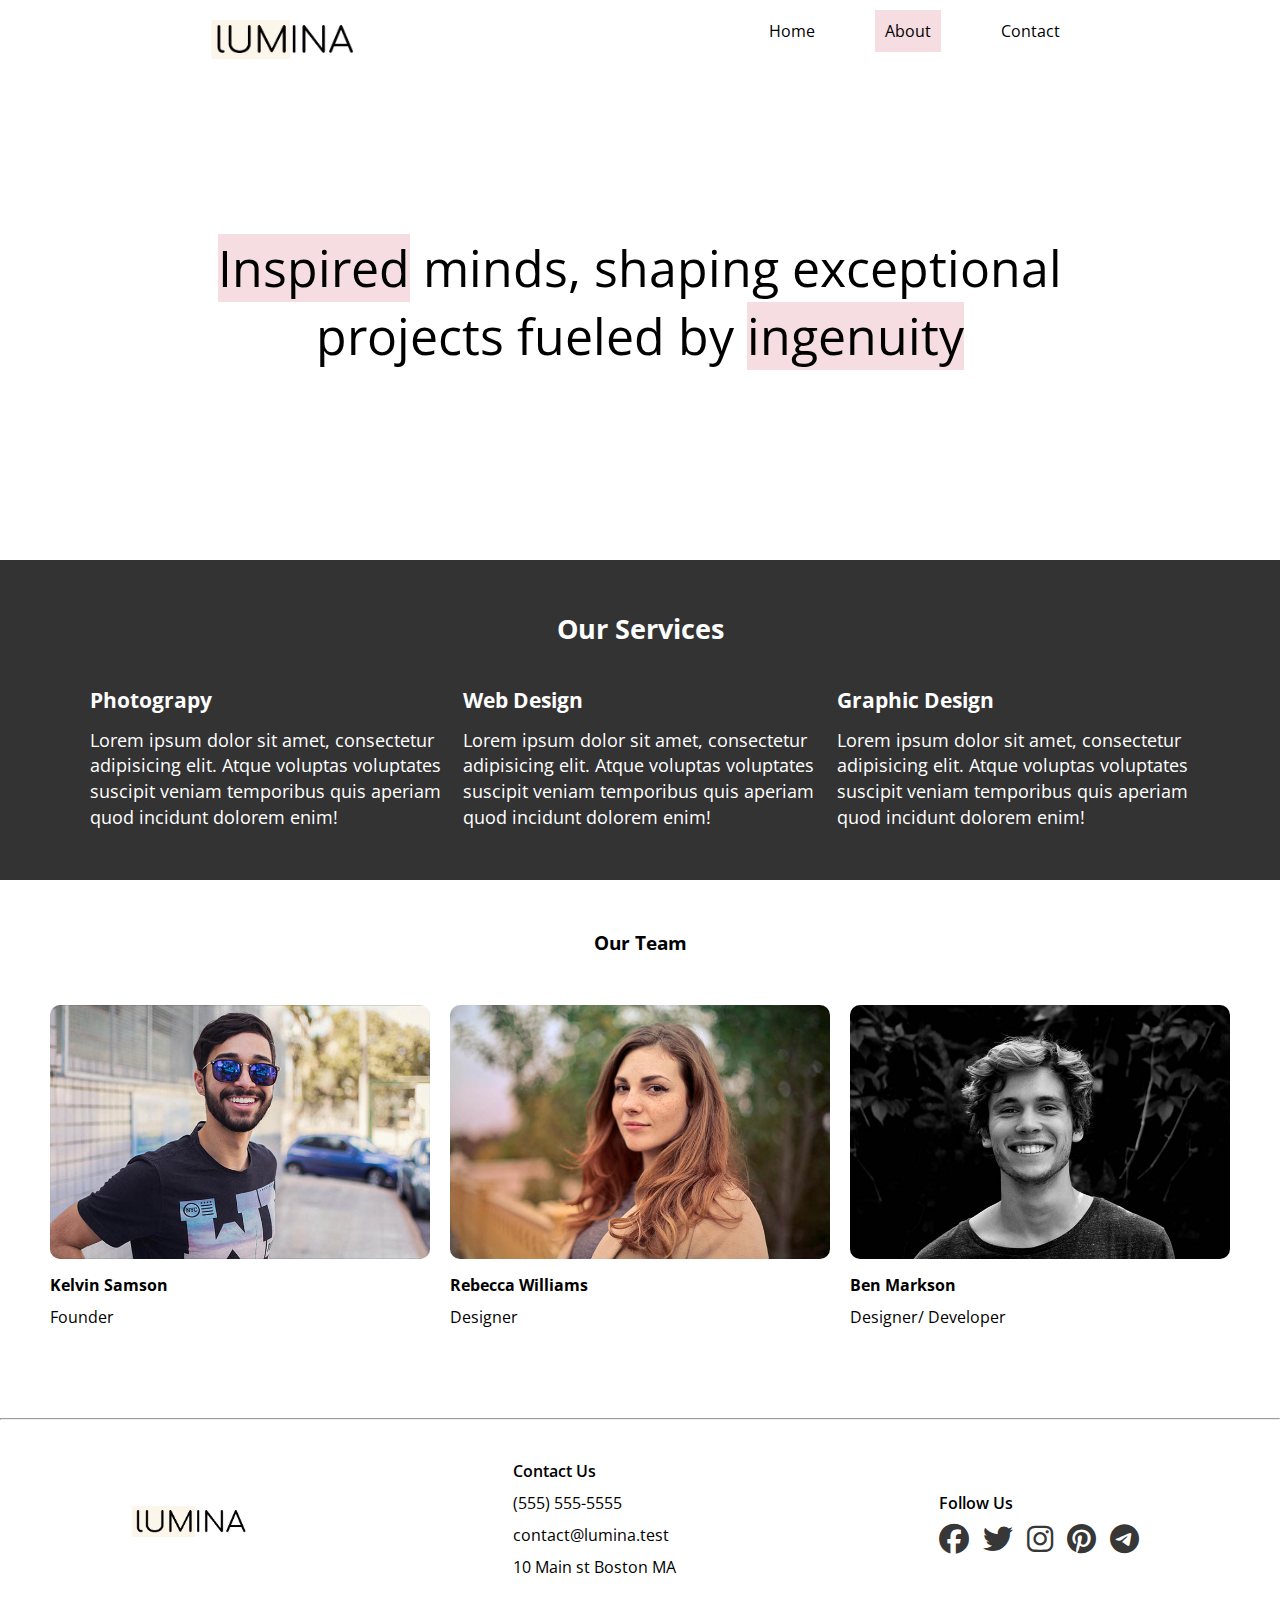
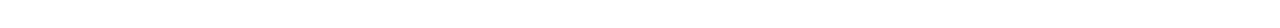
<file: about.html>
<!DOCTYPE html>
<html lang="en">
<head>
  <meta charset="UTF-8">
  <meta name="viewport" content="width=device-width, initial-scale=1.0">
  <link rel="stylesheet" href="css/style.css">
  <link rel="shortcut icon" href="images/favicon.ico" type="image/x-icon">
  <link rel="stylesheet" href="https://cdnjs.cloudflare.com/ajax/libs/font-awesome/6.7.2/css/all.min.css" integrity="sha512-Evv84Mr4kqVGRNSgIGL/F/aIDqQb7xQ2vcrdIwxfjThSH8CSR7PBEakCr51Ck+w+/U6swU2Im1vVX0SVk9ABhg==" crossorigin="anonymous" referrerpolicy="no-referrer" />
  <link rel="preconnect" href="https://fonts.googleapis.com" />
  <link rel="preconnect" href="https://fonts.gstatic.com" crossorigin />
  <link
    href="https://fonts.googleapis.com/css2?family=Open+Sans:ital,wght@0,300..800;1,300..800&display=swap"
    rel="stylesheet"
  />
  <title>Lumina Creative</title>
</head>
<body>
  <header>
    <nav>
      <div class="logo">
        <a href="index.html">
          <img src="images/logo.png" alt="Lumina Creative">
        </a>
      </div>
      <ul>
        <li><a  href="index.html ">Home</a></li>
        <li><a class="current" href="about.html">About</a></li>
        <li><a href="contact.html">Contact</a></li>
      </ul>
    </nav>
  </header>
  
  <main>
    <section class="hero">
      <h1><span class="highlight">Inspired</span>  minds, shaping exceptional projects fueled by <span class="highlight">ingenuity</span></h1>
    </section>
    <section class="services">
      <h2>Our Services</h2>
      <div class="service-list">
        <div class="our-services">
          <h3>Photograpy</h3>
          <p>Lorem ipsum dolor sit amet, consectetur adipisicing elit. Atque voluptas voluptates suscipit veniam temporibus quis aperiam quod incidunt dolorem enim!</p>
        </div>
        <div class="our-services">
          <h3>Web Design</h3>
          <p>Lorem ipsum dolor sit amet, consectetur adipisicing elit. Atque voluptas voluptates suscipit veniam temporibus quis aperiam quod incidunt dolorem enim!</p>
        </div>
        <div class="our-services">
          <h3>Graphic Design</h3>
          <p>Lorem ipsum dolor sit amet, consectetur adipisicing elit. Atque voluptas voluptates suscipit veniam temporibus quis aperiam quod incidunt dolorem enim!</p>
        </div>
      </div>
     
    </section>
    <section class="team">
      <h3>Our Team</h3>
      <div class="team-flex">
        <div class="member">
          <img src="images/team1.jpg" alt="Kelvin samson">
          <h4>Kelvin Samson</h4>
          <p>Founder</p>
        </div>
        <div class="member">
          <img src="images/team2.jpg" alt="Kelvin samson">
          <h4>Rebecca Williams</h4>
          <p>Designer</p>
        </div>
        <div class="member">
          <img src="images/team3.jpg" alt="Kelvin samson">
          <h4>Ben Markson</h4>
          <p>Designer/ Developer</p>
        </div>
      </div>

    </section>
    
  </main>
  <hr>

  <footer class="footer">
    <div class="logo">
      <a href="#">
        <img src="images/logo.png" alt="Lumina Creative">
      </a>
    </div>
    <ul>
      <li><h4>Contact Us</h6></li>
      <li>(555) 555-5555</li>
      <li>contact@lumina.test</li>
      <li>10 Main st Boston MA</li>
    </ul>
    <div class="follow">
      <h4>Follow Us</h6>
      <div class="icon">
        <a href=""><i class="fab fa-facebook"></i></a>
        <a href=""><i class="fab fa-twitter"></i></a>
        <a href=""><i class="fab fa-instagram"></i></a>
        <a href=""><i class="fab fa-pinterest"></i></a>
        <a href=""><i class="fab fa-telegram"></i></a> 
      </div>
    </div>
  </footer>
  
</body>
</html>
</file>
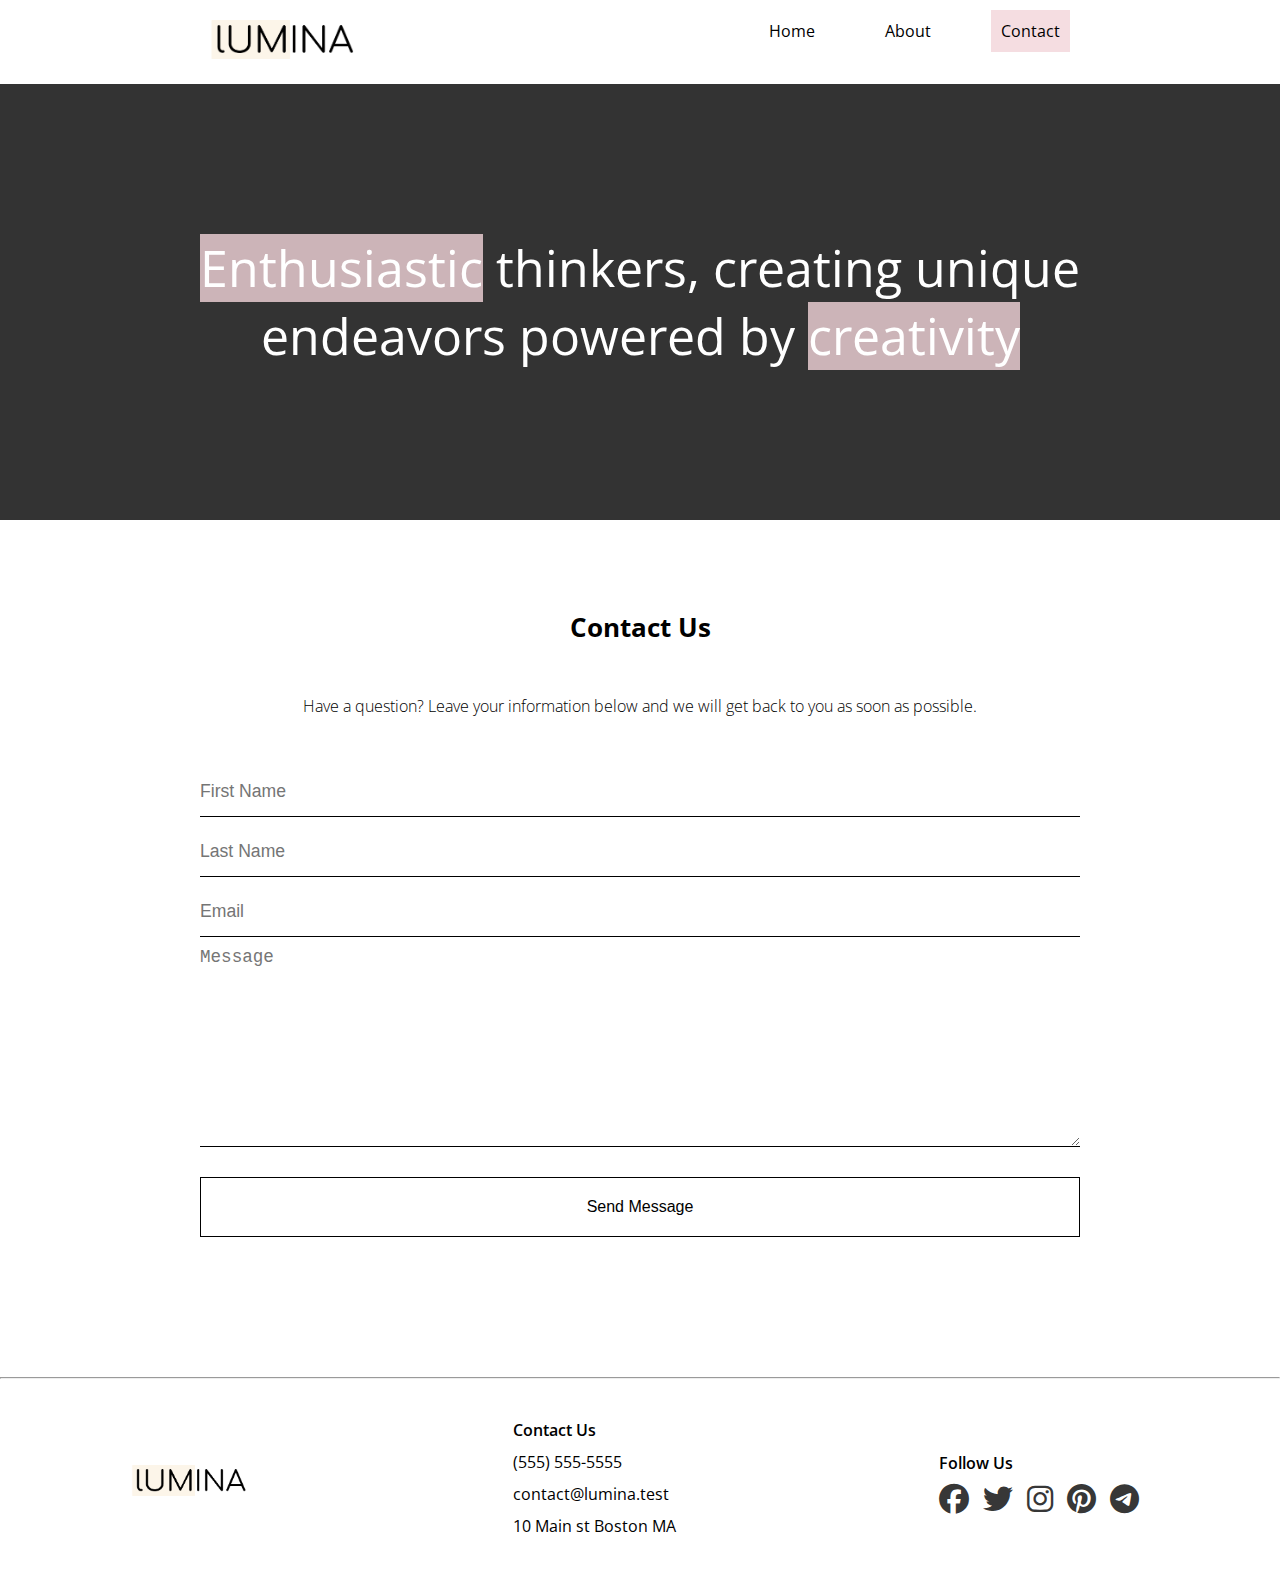
<file: contact.html>
<!DOCTYPE html>
<html lang="en">
<head>
  <meta charset="UTF-8">
  <meta name="viewport" content="width=device-width, initial-scale=1.0">
  <link rel="stylesheet" href="css/style.css">
  <link rel="shortcut icon" href="images/favicon.ico" type="image/x-icon">
  <link rel="stylesheet" href="https://cdnjs.cloudflare.com/ajax/libs/font-awesome/6.7.2/css/all.min.css" integrity="sha512-Evv84Mr4kqVGRNSgIGL/F/aIDqQb7xQ2vcrdIwxfjThSH8CSR7PBEakCr51Ck+w+/U6swU2Im1vVX0SVk9ABhg==" crossorigin="anonymous" referrerpolicy="no-referrer" />
  <link rel="preconnect" href="https://fonts.googleapis.com" />
  <link rel="preconnect" href="https://fonts.gstatic.com" crossorigin />
  <link
    href="https://fonts.googleapis.com/css2?family=Open+Sans:ital,wght@0,300..800;1,300..800&display=swap"
    rel="stylesheet"
  />
  <title>Lumina Creative</title>
</head>
<body>
  <header>
    <nav>
      <div class="logo">
        <a href="index.html">
          <img src="images/logo.png" alt="Lumina Creative">
        </a>
      </div>
      <ul>
        <li><a  href="index.html ">Home</a></li>
        <li><a href="about.html">About</a></li>
        <li><a class="current" href="contact.html">Contact</a></li>
      </ul>
    </nav>
  </header>
  
  <main>
    <section class="hero-dark hero">
      <h1><span class="highlight">Enthusiastic</span>  thinkers, creating unique endeavors powered by  <span class="highlight">creativity</span></h1>
    </section>
    <div class="contact-form">
      <h2>Contact Us</h2>
      <p>Have a question? Leave your information below and we will get back to you as soon as possible.</p>
      <form name="contact-form" netlify>
      <label for="first-name" class="visually-hidden">First Name</label>
      <input type="text" id="first-name" name="first-name" placeholder="First Name">
      <label class="visually-hidden" for="last-name">Last Name</label>
      <input type="text" id="last-name" name="last-name" placeholder="Last Name">
      <label class="visually-hidden" for="email">Email</label>
      <input type="email" name="email" id="email" placeholder="Email">
      <label class="visually-hidden" for="message">Message</label>
      <textarea name="" id="member" name="message" placeholder="Message"></textarea>
      <button class="btn">Send Message</button>

      </form>
      
    </div>
    
  </main>
  <hr> 

  <footer class="footer">
    <div class="logo">
      <a href="#">
        <img src="images/logo.png" alt="Lumina Creative">
      </a>
    </div>
    <ul>
      <li><h4>Contact Us</h6></li>
      <li>(555) 555-5555</li>
      <li>contact@lumina.test</li>
      <li>10 Main st Boston MA</li>
    </ul>
    <div class="follow">
      <h4>Follow Us</h6>
      <div class="icon">
        <a href=""><i class="fab fa-facebook"></i></a>
        <a href=""><i class="fab fa-twitter"></i></a>
        <a href=""><i class="fab fa-instagram"></i></a>
        <a href=""><i class="fab fa-pinterest"></i></a>
        <a href=""><i class="fab fa-telegram"></i></a> 
      </div>
    </div>
  </footer>
  
</body>
</html>
</file>
<file: css/style.css>
*{
  margin: 0;
  padding: 0;
  box-sizing: border-box;
}

:root {
  --highlight: rgba(243, 213, 218, 0.8);
  --secondary-color: rgba(0, 0, 0, 0.8);
}

body {
  font-family: 'Open Sans', sans-serif;
}

img{
  max-width: 100%;
}

header {
  max-width: 900px;
  margin: 0 auto;
}

header nav {
  padding: 20px;
  display: flex;
  justify-content: space-between;

  .logo{
    width: 150px;
  }

  ul {
    display: flex;
    gap: 50px;
  }

  li {
    list-style: none;

    .current{
      background-color: var(--highlight);
    }

    a{
      text-decoration: none;
      color: #000;
      padding: 10px;

      &:hover {
        background-color: var(--highlight);
      }
    }
  }
}

.visually-hidden {
  position: absolute;
  width: 1px;
  height: 1px;
  margin: -1px;
  border: 0;
  padding: 0;
  
  white-space: nowrap;
  clip-path: inset(100%);
  clip: rect(0 0 0 0);
  overflow: hidden;
}

main {
  width: 100%;;
  


  .hero {
    max-width: 100%;
    margin: 0 auto;
  }

  .images{
    max-width: 90%;
    margin: 0 auto;
  }

  section.hero-dark {
    background-color: var(--secondary-color);
    color: #fff;
  }
  section.hero {
    padding: 150px 0 150px;
    margin-bottom: 40px;
  }
  

  section.hero h1 {
    max-width: 900px;
    margin: 0 auto;
    text-align: center;
    font-size: 50px;
    font-weight: 400;

    span {
      background-color: var(--highlight);
    }
  }
  section.hero-dark h1 {
    max-width: 900px;
    margin: 0 auto 0;
    text-align: center;
    font-size: 50px;
    font-weight: 400;

    span {
      background-color: var(--highlight);
    }
  }


   .images{
    display: grid;
    grid-template-columns: repeat(3, 1fr);
    gap: 20px;
    
    a {
      
      &:nth-of-type(2){
        grid-column: span 2;
      }

      &:nth-of-type(6){
        grid-column: span 3;
        max-height: 200px;
      }

      &:nth-of-type(7){
        grid-column: 1 / 3;
        grid-row: span 3;
      }

      transition: opacity 0.5s ease-in-out;

      cursor: pointer;

      &:hover {
        opacity: 0.8;
      }

      img {
        border-radius: 20px;
        width: 100%;
        height: 100%;
        object-fit: cover;
        
      }
      
    }
  }

  section.services {

    margin-bottom: 50px;
    background-color: var(--secondary-color);
    width: 100%;
    padding: 50px;
    font-size: 18px;

    h2 {
      text-align: center;
      margin-bottom: 40px;
      color: #fff;
    }

    .service-list {
      max-width: 1100px;
      margin: auto;      
      display: flex;
      justify-content: center;
      gap: 20px;
      color: #fff;
      line-height: 1.6rem;

      h3{
        margin-bottom: 15px;
      }
    }
  }

  section.team{
    h3{
      text-align: center;
    }

    .team-flex{
      display: grid;
      grid-template-columns: repeat(3, 1fr);
      gap: 20px;
      max-width: 1400px;
      margin: auto;
      padding: 50px;
      
      
    }

    img {
      border-radius: 10px;
    }

    h4 {
      margin: 10px 0;
    }
  }

  .contact-form {
    max-width: 900px;
    margin: auto;
    text-align: center;
    padding: 50px 10px 100px;
    display: flex;
    flex-direction: column;

    h2 {
      margin-bottom: 50px;
      font-size: 1.6rem;
    }

    p {
      font-weight: 100;
      font-size: 1rem;
      margin-bottom: 50px;
    }

    input {
      display: block;
      margin-bottom: 10px;
      height: 50px;
      border: 1px solid #000;
      border-top: none;
      border-left: none;
      border-right: none;
      font-size: 1.1rem;
      font-weight: 100;
      width: 100%;

      &:focus {
        outline: none;
      }
    }

    textarea {
      display: block;
      height: 200px;
      border: 1px solid #000;
      border-top: none;
      border-left: none;
      border-right: none;
      font-size: 1.1rem;
      font-weight: 100;
      margin-bottom: 30px;
      width: 100%;

      &:focus {
        outline: none;
      }
    }

    .btn {
      transition: all 0.5s ease-in-out;
      padding: 20px;
      background-color: #fff;
      border: 1px solid #000;
      font-size: 1rem;
      font-weight: lighter;
      width: 100%;

      &:hover {
        background-color: var(--secondary-color);
        color: #fff;
        cursor: pointer;
      }
    }
  }
}

hr {
  margin: 40px 0;
}

footer.footer {
  display: flex;
  justify-content: space-around;
  align-items: center;
  padding-bottom: 40px;
  

  .logo {
    width: 120px;
  }

  h4 {
    font-size: 16px;
    font-weight: 600;
  }

  ul li {
    list-style: none;
    margin-bottom: 10px;
  }

  .icon {
    margin-top: 10px;

    a {
      color: var(--secondary-color)
    }

     i {   
    font-size: 30px;
    margin-right: 10px;
    }
    
  }
  
}

@media (max-width:768px){
  header nav {
    flex-direction: column;
    align-items: center;
    gap: 20px;
  }

  main {
    section.hero {
      padding: 100px 0 50px;
    }

    section.hero h1 {
      font-size: 30px;
      font-weight: 100;
    }

    .images {
      grid-template-columns: repeat(2, 1fr);
      gap: 20px;
      
      a {

        &:nth-of-type(1){
          grid-column: span 2;
        }
        
        &:nth-of-type(2){
          grid-column: span 1;
        }
  
        &:nth-of-type(6){
          grid-column: span 1;
          max-height: 200px;
        }
  
        &:nth-of-type(7){
          grid-column: span 1;
          grid-row: span 1;
        }
    }

    section.services{
      .service-list {
        flex-direction: column;
      }
    }
   
  } 
  section.team {

    .team-flex {
      grid-template-columns: 1fr;
    }
  }
 
  }
  footer.footer {
    flex-direction: column;
    align-items: center;
    text-align: center;
  }
}
</file>
